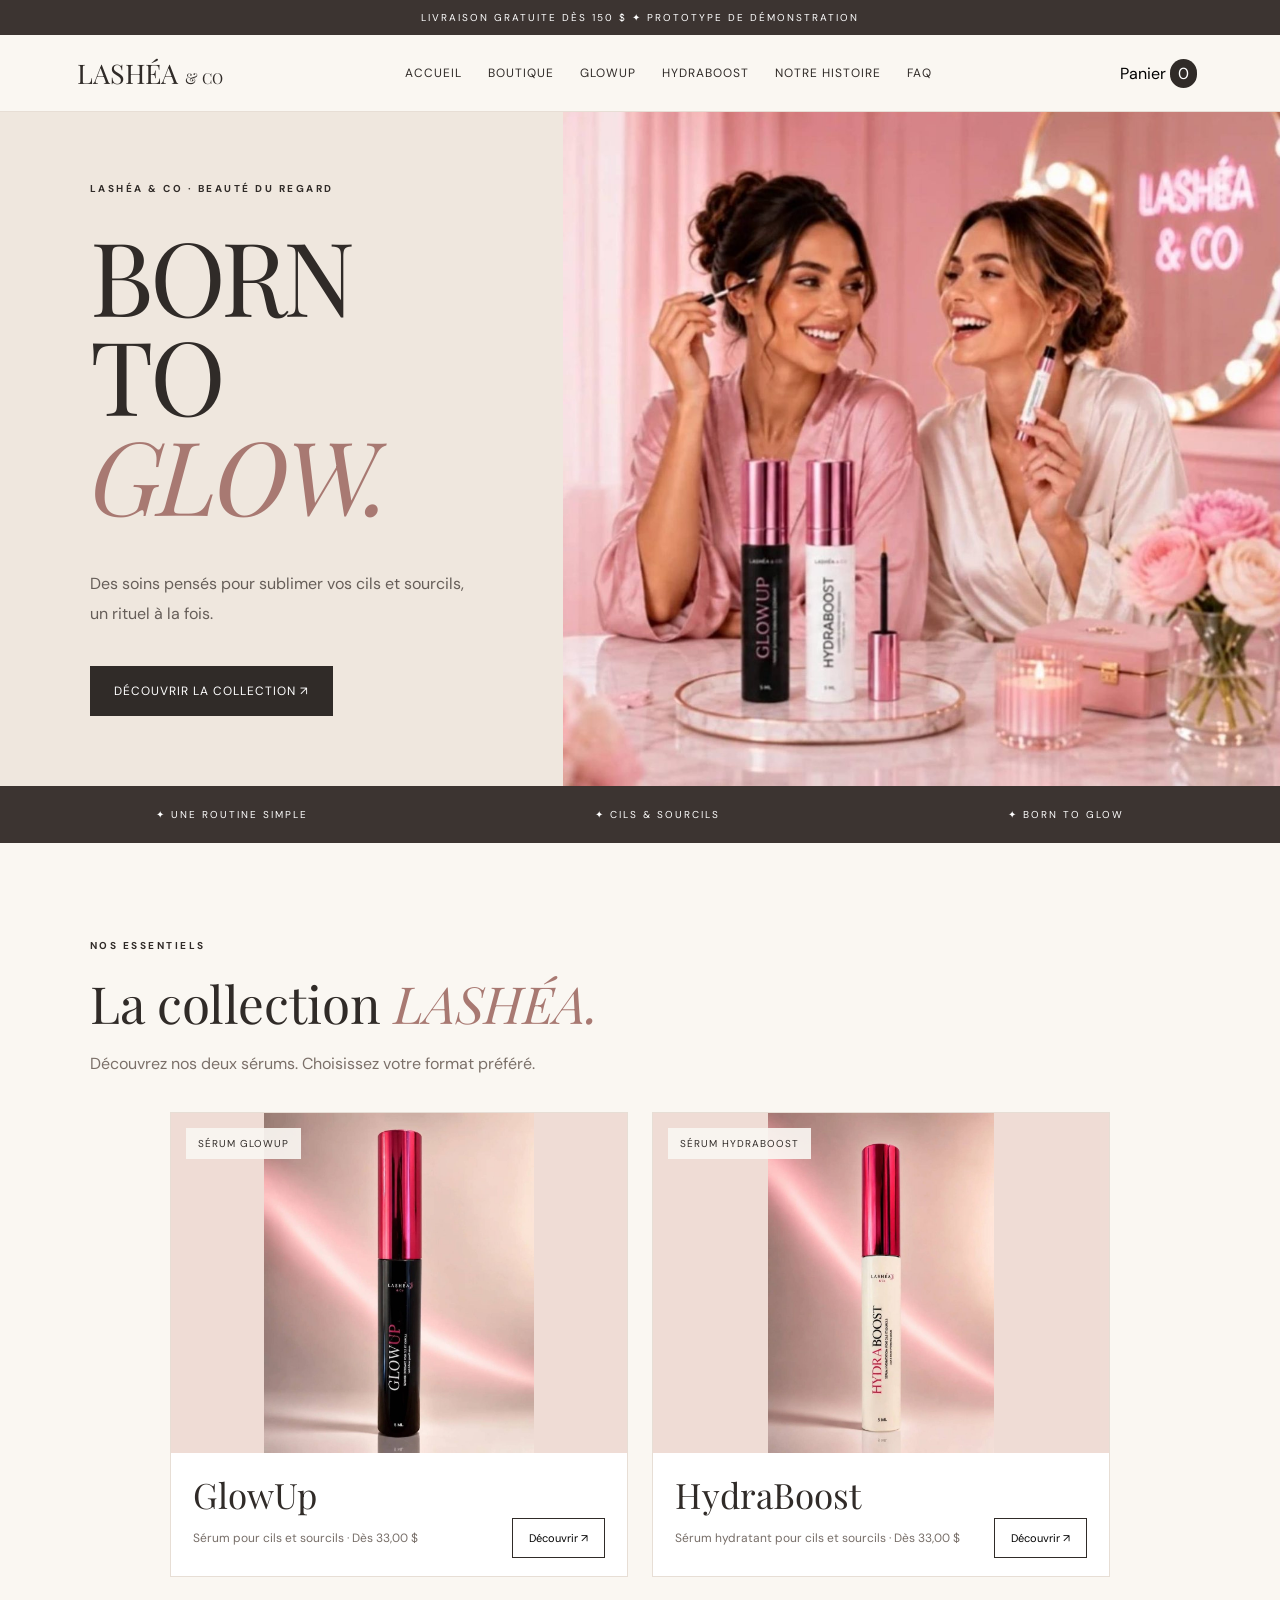
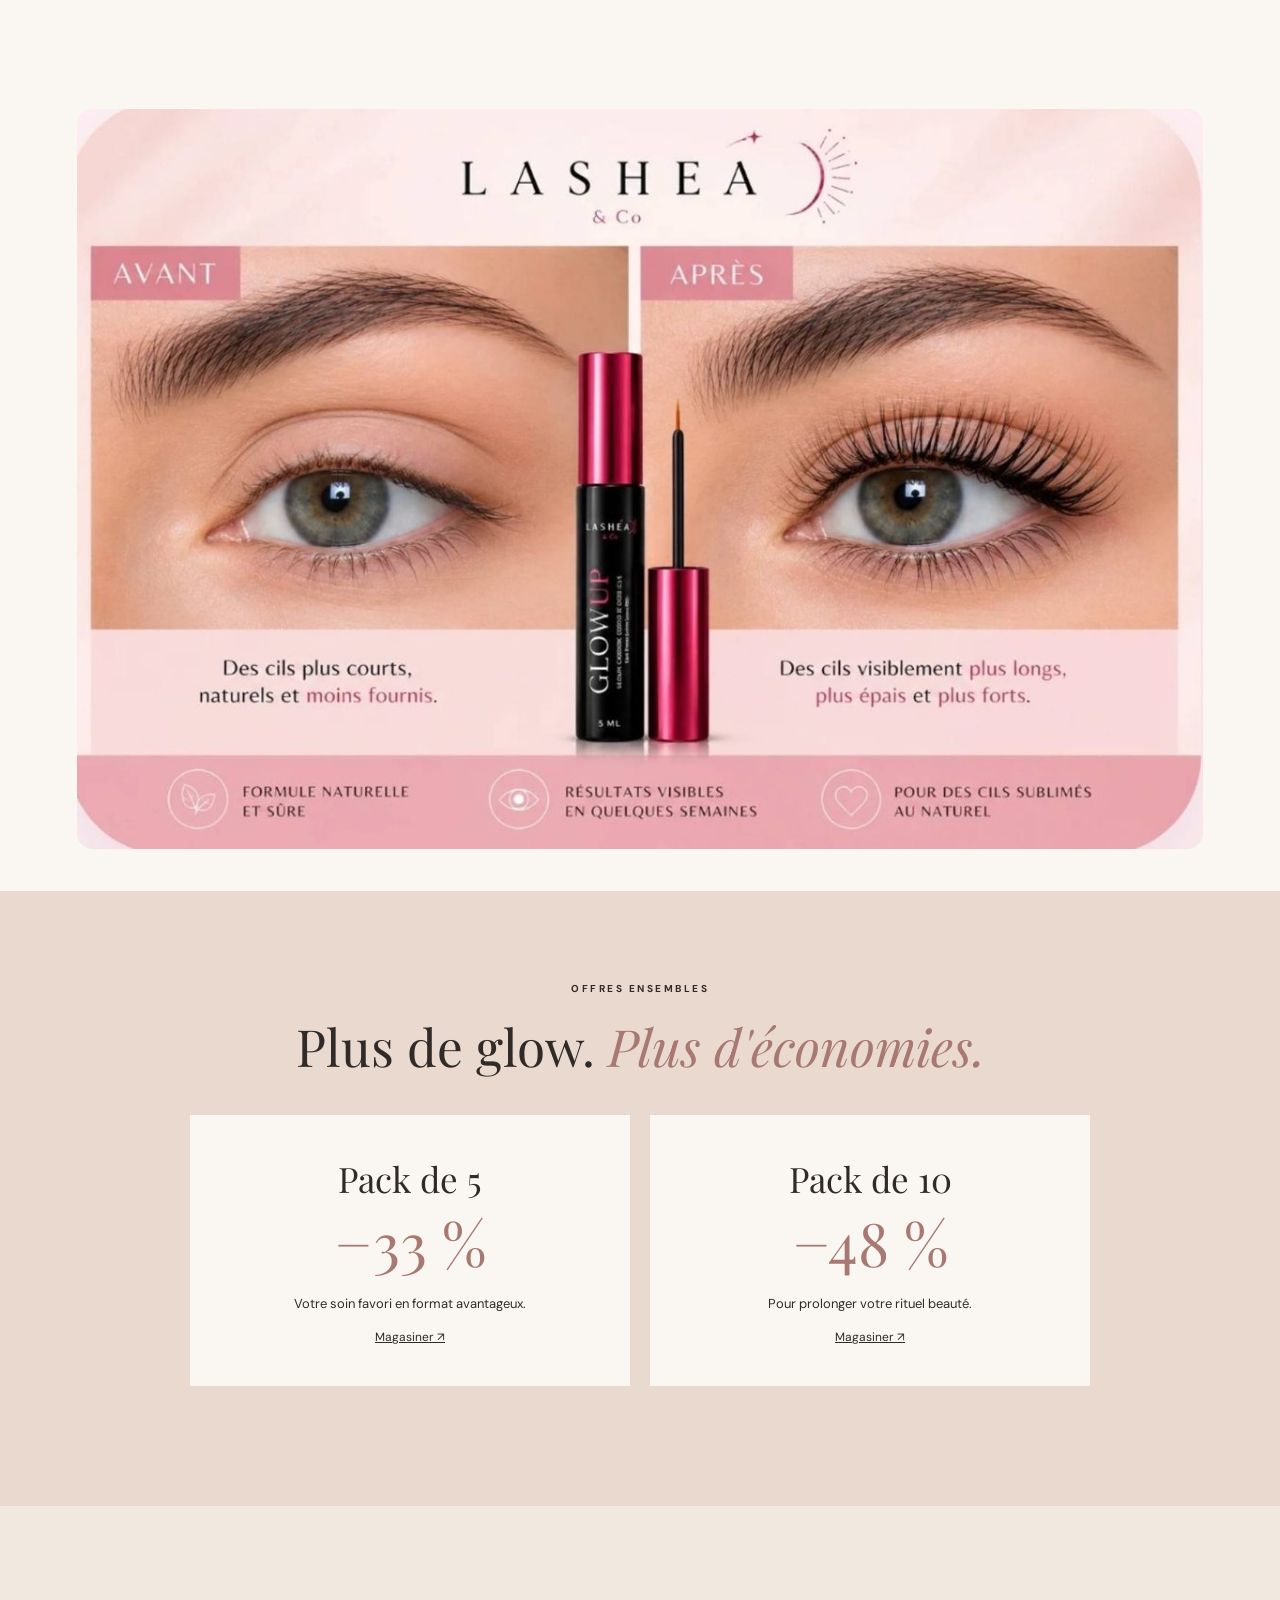
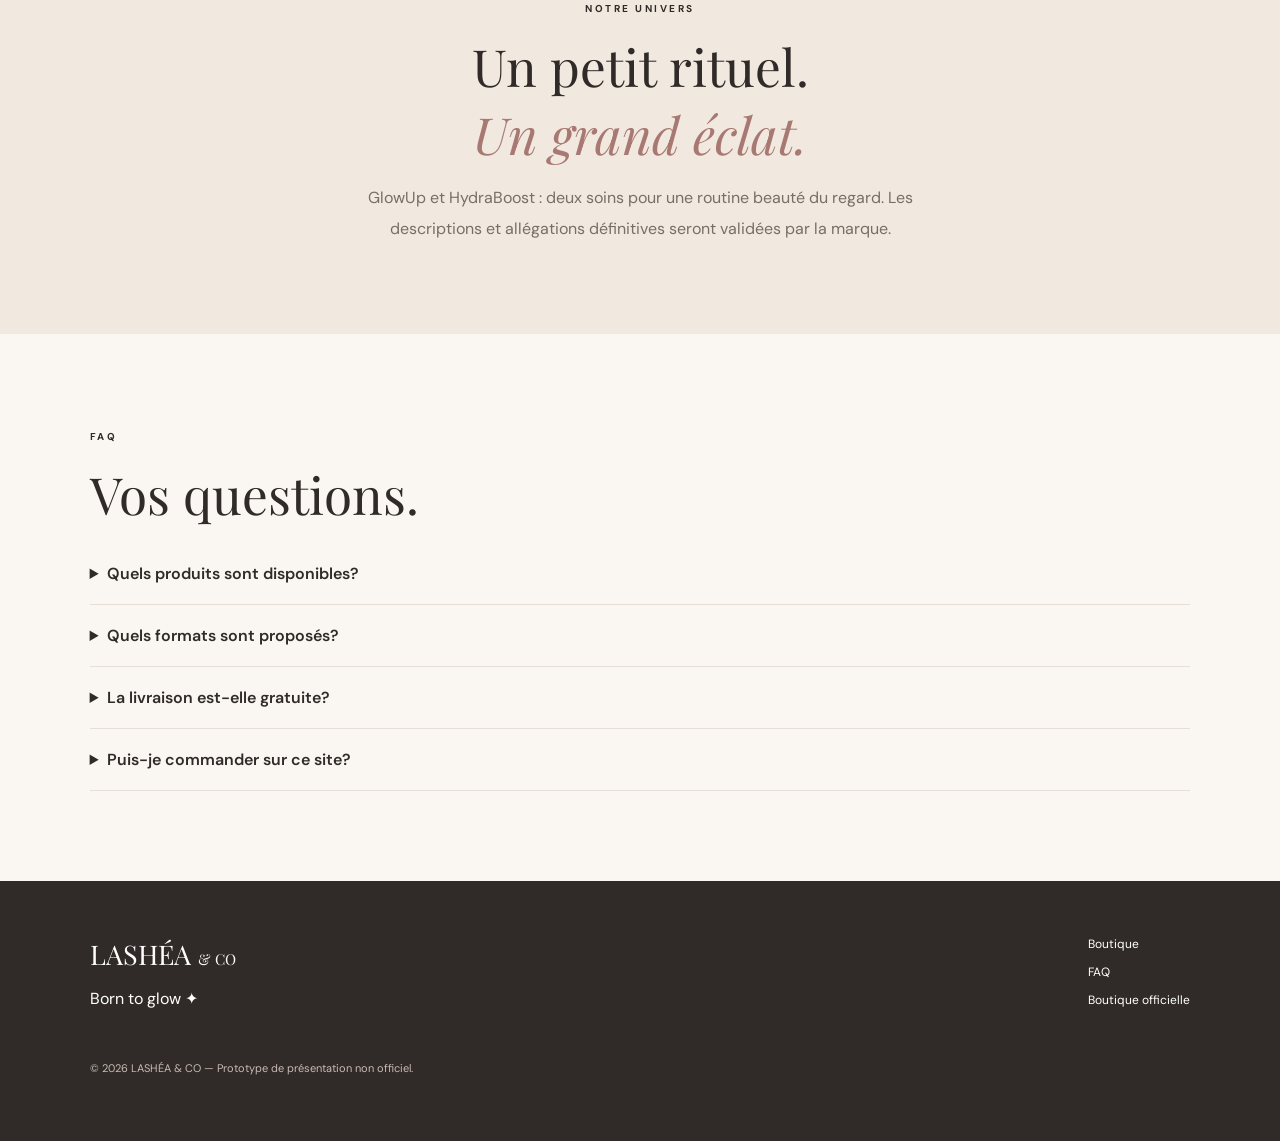
<file: index.html>
<!doctype html>
<html lang="fr"><head><meta charset="utf-8"><meta name="viewport" content="width=device-width,initial-scale=1"><meta name="description" content="LASHÉA & CO — Sérums pour cils et sourcils."><title>LASHÉA & CO | Born to Glow</title><link rel="stylesheet" href="styles.css"><script src="app.js" defer></script></head>
<body><div class="notice">LIVRAISON GRATUITE DÈS 150 $ ✦ PROTOTYPE DE DÉMONSTRATION</div><header><a class="logo" href="#accueil">LASHÉA <small>& CO</small></a><nav><a href="#accueil">Accueil</a><a href="#boutique">Boutique</a><a href="#produit/glowup">GlowUp</a><a href="#produit/hydraboost">HydraBoost</a><a href="#histoire">Notre histoire</a><a href="#faq">FAQ</a></nav><button id="cartOpen">Panier <span id="count">0</span></button></header>
<main><section id="productPage" class="section" hidden></section><div id="homeContent"><section class="hero" id="accueil"><div class="hero-copy"><span class="eyebrow">LASHÉA & CO · BEAUTÉ DU REGARD</span><h1>BORN TO <em>GLOW.</em></h1><p>Des soins pensés pour sublimer vos cils et sourcils, un rituel à la fois.</p><a class="btn" href="#boutique">Découvrir la collection ↗</a></div><div class="hero-visual"><img class="lifestyle-photo" src="images/lashea-lifestyle.jpg" alt="Univers beauté LASHÉA & CO" onerror="this.style.display='none'"><div class="sun"></div><div class="bottle left"><span>LASHÉA</span><b>GLOWUP</b><small>LASH SERUM</small></div><div class="bottle right"><span>LASHÉA</span><b>HYDRABOOST</b><small>LASH SERUM</small></div><div class="visual-label">THE GLOW<br>STARTS HERE ✦</div></div></section>
<div class="strip"><span>✦ UNE ROUTINE SIMPLE</span><span>✦ CILS & SOURCILS</span><span>✦ BORN TO GLOW</span></div>
<section class="section" id="boutique"><span class="eyebrow">NOS ESSENTIELS</span><h2>La collection <em>LASHÉA.</em></h2><p class="muted">Découvrez nos deux sérums. Choisissez votre format préféré.</p><div class="products" id="products"></div></section>
<section class="results-home" aria-label="Résultats GlowUp avant et après"><img src="images/glowup-results.jpg" alt="Visuel avant et après GlowUp" loading="lazy"></section><section class="offers"><span class="eyebrow">OFFRES ENSEMBLES</span><h2>Plus de glow. <em>Plus d'économies.</em></h2><div class="offer-grid"><div><h3>Pack de 5</h3><strong>−33 %</strong><p>Votre soin favori en format avantageux.</p><a href="#boutique">Magasiner ↗</a></div><div><h3>Pack de 10</h3><strong>−48 %</strong><p>Pour prolonger votre rituel beauté.</p><a href="#boutique">Magasiner ↗</a></div></div></section>
<section class="section story" id="histoire"><span class="eyebrow">NOTRE UNIVERS</span><h2>Un petit rituel.<br><em>Un grand éclat.</em></h2><p>GlowUp et HydraBoost : deux soins pour une routine beauté du regard. Les descriptions et allégations définitives seront validées par la marque.</p></section>
<section class="section" id="faq"><span class="eyebrow">FAQ</span><h2>Vos questions.</h2><details><summary>Quels produits sont disponibles?</summary><p>GlowUp et HydraBoost, sérums pour cils et sourcils.</p></details><details><summary>Quels formats sont proposés?</summary><p>Unité, pack de 5 et pack de 10. Les prix finaux restent à confirmer.</p></details><details><summary>La livraison est-elle gratuite?</summary><p>Le seuil annoncé est de 150 $, sous réserve de confirmation des conditions.</p></details><details><summary>Puis-je commander sur ce site?</summary><p>Non. Il s'agit d'un prototype : aucun paiement réel n'est activé.</p></details></section></div></main>
<footer><div><strong class="logo">LASHÉA <small>& CO</small></strong><p>Born to glow ✦</p></div><div><a href="#boutique">Boutique</a><a href="#faq">FAQ</a><a href="https://lashea-co-store.myshopify.com/">Boutique officielle</a></div><p>© 2026 LASHÉA & CO — Prototype de présentation non officiel.</p></footer>
<div id="shade" hidden></div><aside id="cart" aria-label="Panier" aria-hidden="true"><div class="cart-head"><h2>Votre panier</h2><button id="cartClose" aria-label="Fermer">✕</button></div><div id="cartItems"></div><div class="cart-bottom"><p id="shipping"></p><div class="total"><span>Sous-total</span><b id="total">0,00 $</b></div><small>Taxes et livraison non calculées.</small><button class="btn" id="checkout">Passer à la caisse</button><small>Simulation uniquement — aucun paiement.</small></div></aside>
<dialog id="productModal"><button class="x" id="productClose" aria-label="Fermer">✕</button><div id="productContent"></div></dialog><dialog id="demoModal"><h2>Prototype de démonstration ✦</h2><p>Le panier fonctionne, mais aucun paiement réel n'est accepté. Stripe et la gestion sécurisée des commandes seront ajoutés avant le lancement.</p><button class="btn" id="demoClose">Continuer</button></dialog></body></html>
</file>
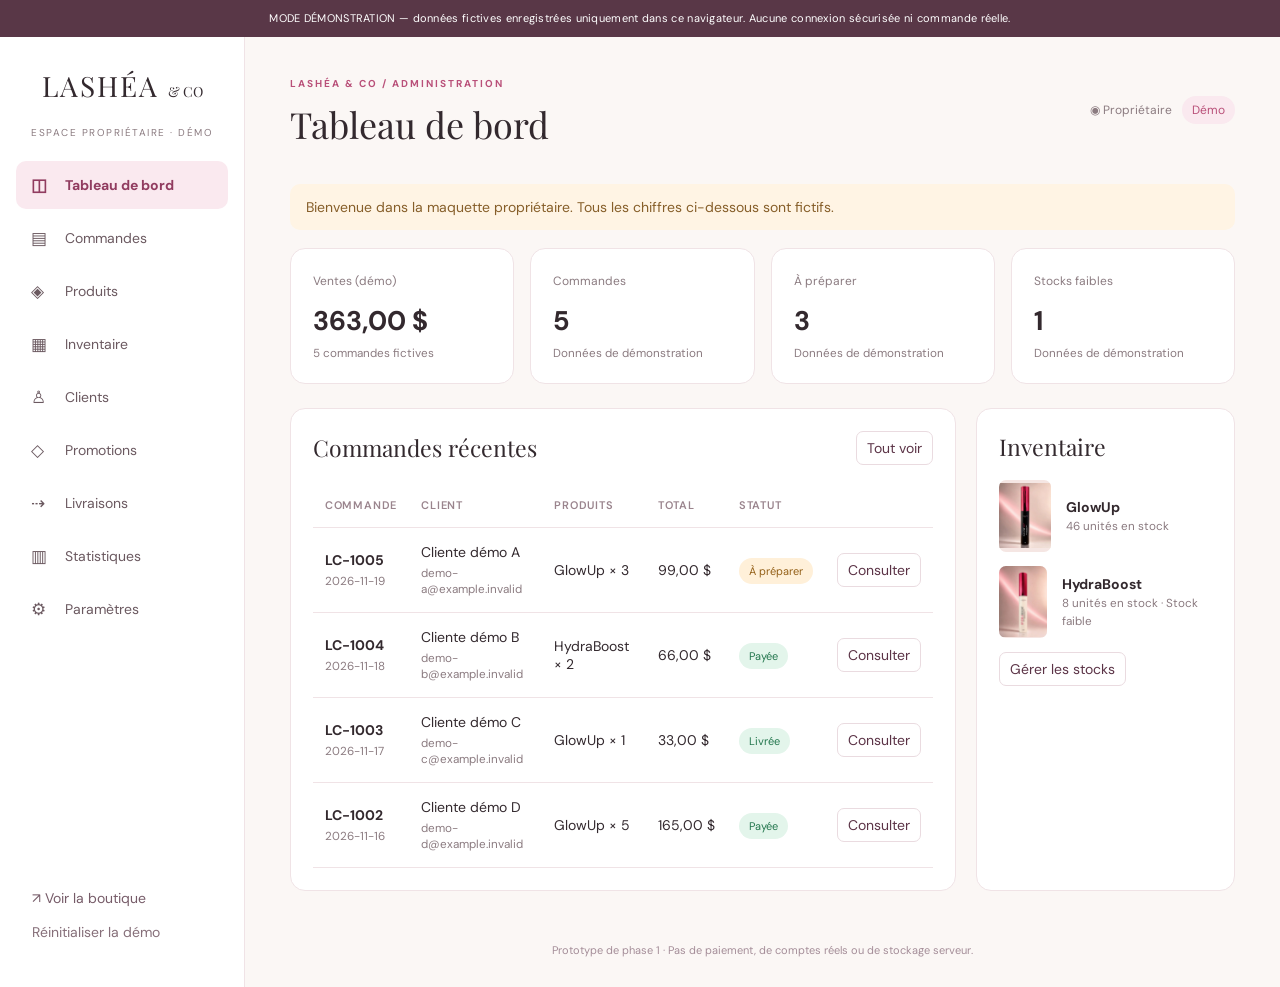
<file: admin.html>
<!doctype html>
<html lang="fr"><head><meta charset="utf-8"><meta name="viewport" content="width=device-width,initial-scale=1"><meta name="robots" content="noindex,nofollow"><title>LASHÉA & CO — Administration (démo)</title><link rel="stylesheet" href="admin.css"><script src="admin.js" defer></script></head>
<body><div class="demo-banner">MODE DÉMONSTRATION — données fictives enregistrées uniquement dans ce navigateur. Aucune connexion sécurisée ni commande réelle.</div><div class="shell"><aside class="sidebar"><a class="brand" href="index.html">LASHÉA <small>& CO</small></a><div class="subbrand">ESPACE PROPRIÉTAIRE · DÉMO</div><nav id="sideNav" aria-label="Administration"></nav><div class="sidebar-bottom"><a href="index.html">↗ Voir la boutique</a><button id="resetDemo" class="quiet">Réinitialiser la démo</button></div></aside><main class="main"><header class="topbar"><div><p class="eyebrow">LASHÉA & CO / ADMINISTRATION</p><h1 id="pageTitle">Tableau de bord</h1></div><div class="owner">◉ Propriétaire <span class="demo-pill">Démo</span></div></header><div id="adminContent" aria-live="polite"></div><footer>Prototype de phase 1 · Pas de paiement, de comptes réels ou de stockage serveur.</footer></main></div></body></html>
</file>
<file: styles.css>
@import url('https://fonts.googleapis.com/css2?family=DM+Sans:wght@400;500;600;700&family=Playfair+Display:ital,wght@0,400;1,400&display=swap');
:root{--cream:#faf7f2;--ink:#302b28;--rose:#b88780;--line:#e7ded5}*{box-sizing:border-box}html{scroll-behavior:smooth}body{margin:0;background:var(--cream);color:var(--ink);font-family:'DM Sans',sans-serif}button,a{font:inherit}button{cursor:pointer}a{text-decoration:none;color:inherit}.notice{text-align:center;background:#3c3431;color:white;padding:11px;font-size:10px;letter-spacing:2px}header{position:sticky;top:0;z-index:10;background:var(--cream);border-bottom:1px solid var(--line);padding:20px 6%;display:flex;align-items:center;justify-content:space-between;gap:20px}.logo{font:27px 'Playfair Display',serif;white-space:nowrap}.logo small{font-size:15px}nav{display:flex;gap:26px;font-size:12px;text-transform:uppercase;letter-spacing:1px}nav a:hover{color:var(--rose)}header button{border:0;background:none;white-space:nowrap}#count{background:var(--ink);color:white;border-radius:20px;padding:4px 8px}.hero{display:grid;grid-template-columns:1fr 1fr;min-height:570px;background:#efe7de}.hero-copy{padding:100px 10%;display:flex;align-items:flex-start;justify-content:center;flex-direction:column}.eyebrow{font-size:10px;letter-spacing:2.5px;font-weight:700}.hero h1{font:normal clamp(65px,8vw,120px)/.97 'Playfair Display',serif;letter-spacing:-4px;margin:30px 0}.hero h1 em,h2 em{color:#a87972}.hero p{line-height:1.9;color:#665e59;max-width:400px}.btn{display:inline-block;background:var(--ink);color:white;border:1px solid var(--ink);padding:16px 23px;font-size:12px;text-transform:uppercase;letter-spacing:1px;margin-top:20px}.btn:hover{background:#66534e}.hero-visual{position:relative;overflow:hidden;min-height:470px;background:radial-gradient(circle,#f6e5da,#cda59a)}.sun{position:absolute;border:1px solid #ffffffaa;width:480px;height:480px;border-radius:50%;top:5%;left:8%}.bottle{width:110px;height:250px;position:absolute;top:31%;left:39%;border-radius:7px 7px 16px 16px;background:linear-gradient(90deg,#e4d0c0,#fff8ed 48%,#d5bba9);box-shadow:18px 24px 24px #6b4d4940;display:flex;flex-direction:column;align-items:center;justify-content:center;gap:14px;font:17px 'Playfair Display',serif}.bottle:before{content:'';position:absolute;width:75px;height:95px;top:-94px;border-radius:8px 8px 0 0;background:linear-gradient(90deg,#b49d8d,#f7e5d3,#a78c7d)}.bottle b{font:11px 'DM Sans',sans-serif;letter-spacing:1px}.bottle small{font:8px 'DM Sans',sans-serif}.bottle.left{transform:translateX(-60px) rotate(-13deg)}.bottle.right{transform:translateX(70px) rotate(12deg)}.visual-label{position:absolute;bottom:35px;right:35px;color:white;font:italic 25px 'Playfair Display',serif;text-align:right}.strip{display:flex;justify-content:space-around;gap:20px;flex-wrap:wrap;background:#3c3431;color:white;padding:22px;font-size:10px;letter-spacing:2px}.section{padding:90px 7%}.section h2,.offers h2{font:normal clamp(35px,4vw,58px) 'Playfair Display',serif;margin:15px 0}.muted{color:#7b7069}.products{display:grid;grid-template-columns:repeat(2,minmax(0,1fr));gap:24px;margin-top:35px}.product{background:white;border:1px solid var(--line)}.product-art{height:350px;position:relative;display:grid;place-items:center;background:linear-gradient(140deg,#e9d8cd,#f4e7dc)}.product:nth-child(2) .product-art{background:linear-gradient(140deg,#d7c1b7,#f1e6df)}.product-art .bottle{position:relative;top:40px;left:auto;transform:none;scale:.7}.tag{position:absolute;top:20px;left:20px;font-size:10px;letter-spacing:1px}.product-info{padding:25px;display:flex;justify-content:space-between;align-items:center;gap:12px}.product-info h3{font:30px 'Playfair Display',serif;margin:0}.product-info p{font-size:12px;color:#776e68}.product-info button{background:none;border:1px solid var(--ink);padding:12px 16px;font-size:11px}.offers{text-align:center;background:#e9d9ce;padding:85px 7%}.offer-grid{display:grid;grid-template-columns:1fr 1fr;gap:20px;max-width:900px;margin:35px auto}.offer-grid>div{background:#faf7f2;padding:40px 20px}.offer-grid h3{font:35px 'Playfair Display',serif;margin:0}.offer-grid strong{font:60px 'Playfair Display',serif;color:#a87972}.offer-grid p{font-size:13px}.offer-grid a{text-decoration:underline;font-size:12px}.story{text-align:center;background:#f1e8df}.story p{max-width:620px;margin:auto;line-height:1.9;color:#776e68}details{border-bottom:1px solid var(--line);padding:20px 0}summary{cursor:pointer;font-weight:600}details p{color:#776e68;line-height:1.8}footer{background:#302b28;color:white;padding:55px 7%;display:flex;justify-content:space-between;gap:25px;flex-wrap:wrap}footer div:nth-child(2){display:flex;flex-direction:column;gap:12px;font-size:12px}footer>p{font-size:11px;color:#c9bbb3;width:100%}#shade{position:fixed;inset:0;background:#0007;z-index:20}#shade[hidden]{display:none}#cart{position:fixed;right:0;top:0;bottom:0;width:min(420px,100vw);background:var(--cream);z-index:21;transform:translateX(105%);transition:transform .25s;display:flex;flex-direction:column}#cart.open{transform:translateX(0)}.cart-head{display:flex;justify-content:space-between;align-items:center;padding:20px;border-bottom:1px solid var(--line)}.cart-head button,.x{border:0;background:none;font-size:23px}.cart-head h2{font:30px 'Playfair Display',serif}#cartItems{padding:20px;overflow:auto;flex:1}.line{padding:15px 0;border-bottom:1px solid var(--line);display:flex;justify-content:space-between;gap:10px}.line small{display:block;color:#7b7069;margin:8px 0}.qty{display:flex;gap:12px;align-items:center}.qty button{border:1px solid var(--line);background:white;padding:5px 10px}.cart-bottom{border-top:1px solid var(--line);padding:20px}.cart-bottom small{display:block;color:#7b7069;font-size:11px;margin-top:12px}.cart-bottom .btn{width:100%}.total{display:flex;justify-content:space-between;margin:20px 0}dialog{border:0;background:var(--cream);color:var(--ink);width:min(560px,calc(100% - 25px));padding:40px;box-shadow:0 15px 60px #0004}dialog::backdrop{background:#0008}dialog h2{font:40px 'Playfair Display',serif}dialog p{line-height:1.8;color:#7b7069}dialog .x{position:absolute;top:10px;right:15px}.format{width:100%;display:flex;justify-content:space-between;gap:12px;padding:15px;background:white;border:1px solid var(--line);margin:8px 0;text-align:left}.format.selected{outline:2px solid var(--ink)}.actions{display:flex;gap:12px;align-items:center}.actions input{width:70px;padding:15px;border:1px solid var(--line)}.actions .btn{flex:1}#demoModal{text-align:center}@media(max-width:800px){header{padding:16px 5%;flex-wrap:wrap}nav{order:3;width:100%;justify-content:center;gap:16px;overflow:auto}nav a{font-size:10px}.hero{grid-template-columns:1fr}.hero-copy{padding:65px 7%}.hero h1{font-size:78px}.hero-visual{min-height:440px}.section{padding:65px 5%}.product-art{height:290px}.product-info{flex-wrap:wrap}.product-info button{width:100%}}@media(max-width:520px){.products,.offer-grid{grid-template-columns:1fr}.hero h1{font-size:65px}.product-art{height:320px}.strip{font-size:9px}.logo{font-size:23px}dialog{padding:25px}}
/* Dedicated product pages */
#productPage[hidden],#homeContent[hidden]{display:none!important}
#productPage{max-width:1280px;margin:auto;padding-top:35px}
.back-link{display:inline-block;margin:0 0 30px;font-size:13px;text-decoration:underline}
.detail-grid{display:grid;grid-template-columns:minmax(0,1fr) minmax(0,1fr);gap:7%;align-items:start}
.detail-art{min-height:560px;background:linear-gradient(145deg,#e9d7cd,#f8eae1);position:relative;display:flex;align-items:center;justify-content:center}
.detail-art .bottle{position:relative;top:60px;left:auto;transform:scale(1.25)}
.photo-note{position:absolute;left:20px;top:20px;font-size:11px;color:#665b54;letter-spacing:1px}
.detail-copy h1{font:normal clamp(35px,4vw,58px)/1.15 'Playfair Display',serif;margin:18px 0}
.detail-copy p{line-height:1.9;color:#6d625c}
.detail-copy h3{font-size:12px;letter-spacing:2px;margin:32px 0 15px}
.detail-copy .actions{margin-top:25px}
.detail-extra{max-width:850px;margin:75px auto 20px}
@media(max-width:750px){.detail-grid{grid-template-columns:1fr;gap:30px}.detail-art{min-height:370px}.detail-art .bottle{transform:scale(.8);top:35px}.detail-extra{margin-top:40px}}

/* Authentic LASHÉA photography */
.product-photo{width:100%;height:100%;object-fit:contain;display:block}
.detail-photo{width:100%;height:100%;max-height:650px;object-fit:contain;display:block}
.detail-art{overflow:hidden}
.detail-art:has(.detail-photo:not([style*="none"])){background:#ead3c9}
.product-art:has(.product-photo:not([style*="none"])){background:#e9d4cc}
.results-photo{display:block;width:100%;height:auto;border-radius:8px;margin:0 auto 36px}
.lifestyle-photo{position:absolute;inset:0;width:100%;height:100%;object-fit:cover;z-index:1}
.hero-visual:has(.lifestyle-photo:not([style*="none"])) .sun,.hero-visual:has(.lifestyle-photo:not([style*="none"])) .bottle,.hero-visual:has(.lifestyle-photo:not([style*="none"])) .visual-label{display:none}
.fallback-bottle{position:relative;top:50px;left:auto;transform:scale(.7)}


/* Image layout refinement — official uploaded product photography */
.hero{grid-template-columns:minmax(0,44%) minmax(0,56%);min-height:clamp(480px,47vw,690px)}
.hero-copy{padding:70px clamp(30px,7vw,110px)}
.hero-visual{min-height:480px}
.lifestyle-photo{object-fit:cover;object-position:50% 46%}
.products{max-width:1120px;margin:38px auto 0;gap:clamp(18px,3vw,38px)}
.product{overflow:hidden}
.product-art{height:auto;aspect-ratio:4/5;overflow:hidden;background:#e9d5cd!important}
.product-photo{position:absolute;inset:0;width:100%;height:100%;object-fit:cover;object-position:center center}
.product-art .tag{z-index:2;background:#faf7f2e8;padding:9px 12px;top:15px;left:15px}
.product-info{align-items:flex-end;padding:22px 24px}
.product-info h3{font-size:clamp(25px,2.8vw,35px)}
.detail-grid{grid-template-columns:minmax(0,1fr) minmax(0,.92fr);gap:clamp(26px,5vw,75px)}
.detail-art{min-height:0;aspect-ratio:3/4;overflow:hidden;background:#ead4cb}
.detail-photo{position:absolute;inset:0;width:100%;height:100%;max-height:none;object-fit:cover;object-position:center}
.detail-copy{padding-top:clamp(0px,2vw,20px)}
.detail-extra{max-width:1000px}
.results-photo{max-width:100%;max-height:620px;object-fit:contain;background:#f7e4e3;margin-bottom:42px}
#boutique{scroll-margin-top:135px}
@media(max-width:800px){
.hero{grid-template-columns:1fr;min-height:0}
.hero-copy{padding:60px 7% 50px}
.hero-visual{min-height:0;aspect-ratio:4/3}
.lifestyle-photo{object-position:center 45%}
.products{gap:20px}
.product-art{height:auto;aspect-ratio:4/5}
.detail-grid{grid-template-columns:1fr;gap:30px}
.detail-art{width:min(100%,520px);margin:auto;min-height:0;aspect-ratio:3/4}
.detail-copy{padding-top:0}
}
@media(max-width:520px){
.hero-visual{aspect-ratio:1/1}
.hero-copy{padding:48px 7%}
.products{grid-template-columns:repeat(2,minmax(0,1fr));gap:12px}
.product-art{aspect-ratio:3/4}
.product-info{padding:13px;display:block}
.product-info h3{font-size:23px}
.product-info p{font-size:11px;line-height:1.5}
.product-info button{margin-top:12px;width:100%;padding:11px 6px}
.product-art .tag{font-size:8px;padding:6px 7px;top:8px;left:8px}
.detail-art{aspect-ratio:3/4}
.results-photo{max-height:none}
}


/* Fix 2026-11-19: prevent oversized/cropped serum bottles */
.products{max-width:940px;gap:24px}
.product-art{height:340px;aspect-ratio:auto!important;display:flex;align-items:center;justify-content:center;background:#efdcd5!important}
.product-photo{position:static!important;display:block;width:100%;height:100%;object-fit:contain!important;object-position:center!important}
.product-info{padding:18px 22px}
.detail-art{height:490px;min-height:0;aspect-ratio:auto!important;background:#efdcd5}
.detail-photo{position:static!important;width:100%;height:100%;object-fit:contain!important;object-position:center!important}
@media(max-width:800px){.product-art{height:290px}.detail-art{height:420px}}
@media(max-width:520px){.products{gap:12px}.product-art{height:230px}.detail-art{height:360px}.product-info{padding:12px}}

.results-home{padding:42px 6%;background:#faf7f2;text-align:center}.results-home img{display:block;width:100%;max-width:1150px;height:auto;margin:auto;border-radius:16px;object-fit:contain}@media(max-width:520px){.results-home{padding:24px 4%}.results-home img{border-radius:10px}}
</file>
<file: admin.css>
@import url('https://fonts.googleapis.com/css2?family=DM+Sans:wght@400;500;600;700&family=Playfair+Display:wght@400;500&display=swap');
:root{--bg:#fbf7f5;--surface:#fff;--ink:#33292e;--muted:#8b7b80;--line:#f0e3e6;--pink:#b95079;--pale:#fae9ef;--dark:#5b3346;--green:#277b5c;--orange:#ac6d2b}*{box-sizing:border-box}body{margin:0;background:var(--bg);color:var(--ink);font:14px 'DM Sans',sans-serif}button,input,select,textarea{font:inherit}button{cursor:pointer}a{color:inherit;text-decoration:none}.demo-banner{background:#593747;color:#fff;padding:10px 18px;text-align:center;font-size:11px;line-height:1.5;letter-spacing:.3px}.shell{display:grid;grid-template-columns:245px minmax(0,1fr);min-height:calc(100vh - 36px)}.sidebar{background:#fff;border-right:1px solid var(--line);padding:30px 16px;display:flex;flex-direction:column;gap:22px}.brand{font:28px 'Playfair Display',serif;letter-spacing:2px;text-align:center}.brand small{font-size:14px;letter-spacing:0}.subbrand{text-align:center;font-size:10px;letter-spacing:1.5px;color:var(--muted)}#sideNav{display:grid;gap:5px}.nav-btn{display:flex;gap:12px;align-items:center;border:0;background:transparent;color:#6b5960;text-align:left;padding:13px 15px;border-radius:10px;width:100%}.nav-btn.active,.nav-btn:hover{background:var(--pale);color:#913c60;font-weight:700}.nav-icon{font-size:17px;width:22px}.sidebar-bottom{margin-top:auto;display:grid;gap:16px;padding:16px;color:#765b68}.quiet{border:0;background:none;text-align:left;color:#866f79;padding:0}.main{min-width:0;padding:30px clamp(18px,3.5vw,58px)}.topbar{display:flex;align-items:center;justify-content:space-between;gap:15px;margin-bottom:30px}.eyebrow{font-size:10px;color:var(--pink);letter-spacing:2px;font-weight:700}.topbar h1{font:36px 'Playfair Display',serif;margin:6px 0}.owner{font-size:12px;color:var(--muted)}.demo-pill{background:var(--pale);color:var(--pink);border-radius:100px;padding:6px 10px;margin-left:7px}.metrics{display:grid;grid-template-columns:repeat(4,minmax(0,1fr));gap:16px;margin-bottom:24px}.metric,.panel{background:var(--surface);border:1px solid var(--line);border-radius:15px;padding:22px}.metric span{font-size:12px;color:var(--muted)}.metric strong{font-size:27px;display:block;margin:14px 0 5px}.metric small{color:var(--muted)}.panel{margin-bottom:20px}.panel h2{font:23px 'Playfair Display',serif;margin:0 0 16px}.panel-head{display:flex;justify-content:space-between;align-items:center;gap:10px;margin-bottom:18px}.panel-head h2{margin:0}.btn{background:var(--dark);color:#fff;border:1px solid var(--dark);border-radius:9px;padding:10px 15px}.btn.alt{background:white;color:var(--dark)}.btn.danger{background:#a43b53;border-color:#a43b53}.filters{display:flex;gap:10px;flex-wrap:wrap;margin-bottom:18px}input,select,textarea{border:1px solid #e5d5db;border-radius:9px;padding:11px;background:#fff;min-width:0;color:var(--ink)}input[type=search]{min-width:220px;flex:1}.table-wrap{overflow:auto}table{border-collapse:collapse;width:100%;min-width:620px;text-align:left}th{color:#9a848d;font-size:11px;letter-spacing:.8px;text-transform:uppercase;font-weight:600}td,th{padding:15px 12px;border-bottom:1px solid var(--line)}td small{display:block;color:var(--muted);margin-top:4px}.status{border-radius:100px;padding:6px 10px;background:#f2e9eb;color:#75505e;font-size:11px;white-space:nowrap}.status.paid,.status.delivered,.status.active{background:#e3f5eb;color:#24774e}.status.pending,.status.low{background:#fff0d9;color:#946018}.status.cancelled{background:#fce6e6;color:#b44949}.action-row{display:flex;gap:8px;flex-wrap:wrap}.mini{padding:7px 10px;border-radius:7px;border:1px solid #eadbe0;background:white;color:var(--dark)}.two{display:grid;grid-template-columns:1.3fr 1fr;gap:20px}.bars{display:flex;align-items:end;gap:13px;height:175px;padding-top:25px}.bar-col{flex:1;display:flex;flex-direction:column;align-items:center;gap:7px;color:var(--muted);font-size:10px}.bar{width:100%;background:linear-gradient(#d78aa9,#b95079);border-radius:6px 6px 0 0;min-height:4px}.product-line{display:flex;gap:15px;align-items:center;margin:14px 0}.product-line img{width:52px;height:72px;object-fit:contain;background:#f5e6e3;border-radius:7px}.product-line strong{display:block}.product-line small{color:var(--muted)}.form-grid{display:grid;grid-template-columns:repeat(2,minmax(0,1fr));gap:16px}.field{display:grid;gap:7px}.field label{font-size:12px;color:var(--muted)}.full{grid-column:1/-1}.hint{color:var(--muted);font-size:12px;line-height:1.6}.notice{background:#fff4e4;color:#865e29;border-radius:10px;padding:14px 16px;margin-bottom:18px}.empty{padding:24px;color:var(--muted);text-align:center}.modal{border:0;border-radius:16px;padding:26px;width:min(540px,calc(100vw - 24px));box-shadow:0 20px 70px #33292e55}.modal::backdrop{background:#24121b88}.modal h2{font:26px 'Playfair Display',serif}.modal .form-grid{margin:20px 0}.modal-actions{display:flex;justify-content:flex-end;gap:10px}.toast{position:fixed;bottom:20px;right:20px;background:#4e3240;color:white;border-radius:10px;padding:14px 20px;z-index:10}footer{font-size:11px;color:#a48d98;margin-top:32px;text-align:center}@media(max-width:950px){.metrics{grid-template-columns:repeat(2,1fr)}.two{grid-template-columns:1fr}.shell{grid-template-columns:1fr}.sidebar{padding:15px;gap:10px}.brand,.subbrand,.sidebar-bottom{display:none}#sideNav{display:flex;overflow:auto;gap:4px}.nav-btn{white-space:nowrap;width:auto;padding:10px}.main{padding:20px}.topbar h1{font-size:29px}}@media(max-width:550px){.metrics{gap:9px}.metric{padding:14px}.metric strong{font-size:21px}.owner{display:none}.form-grid{grid-template-columns:1fr}.filters>*{width:100%}.panel{padding:14px}.nav-icon{display:none}}
</file>
